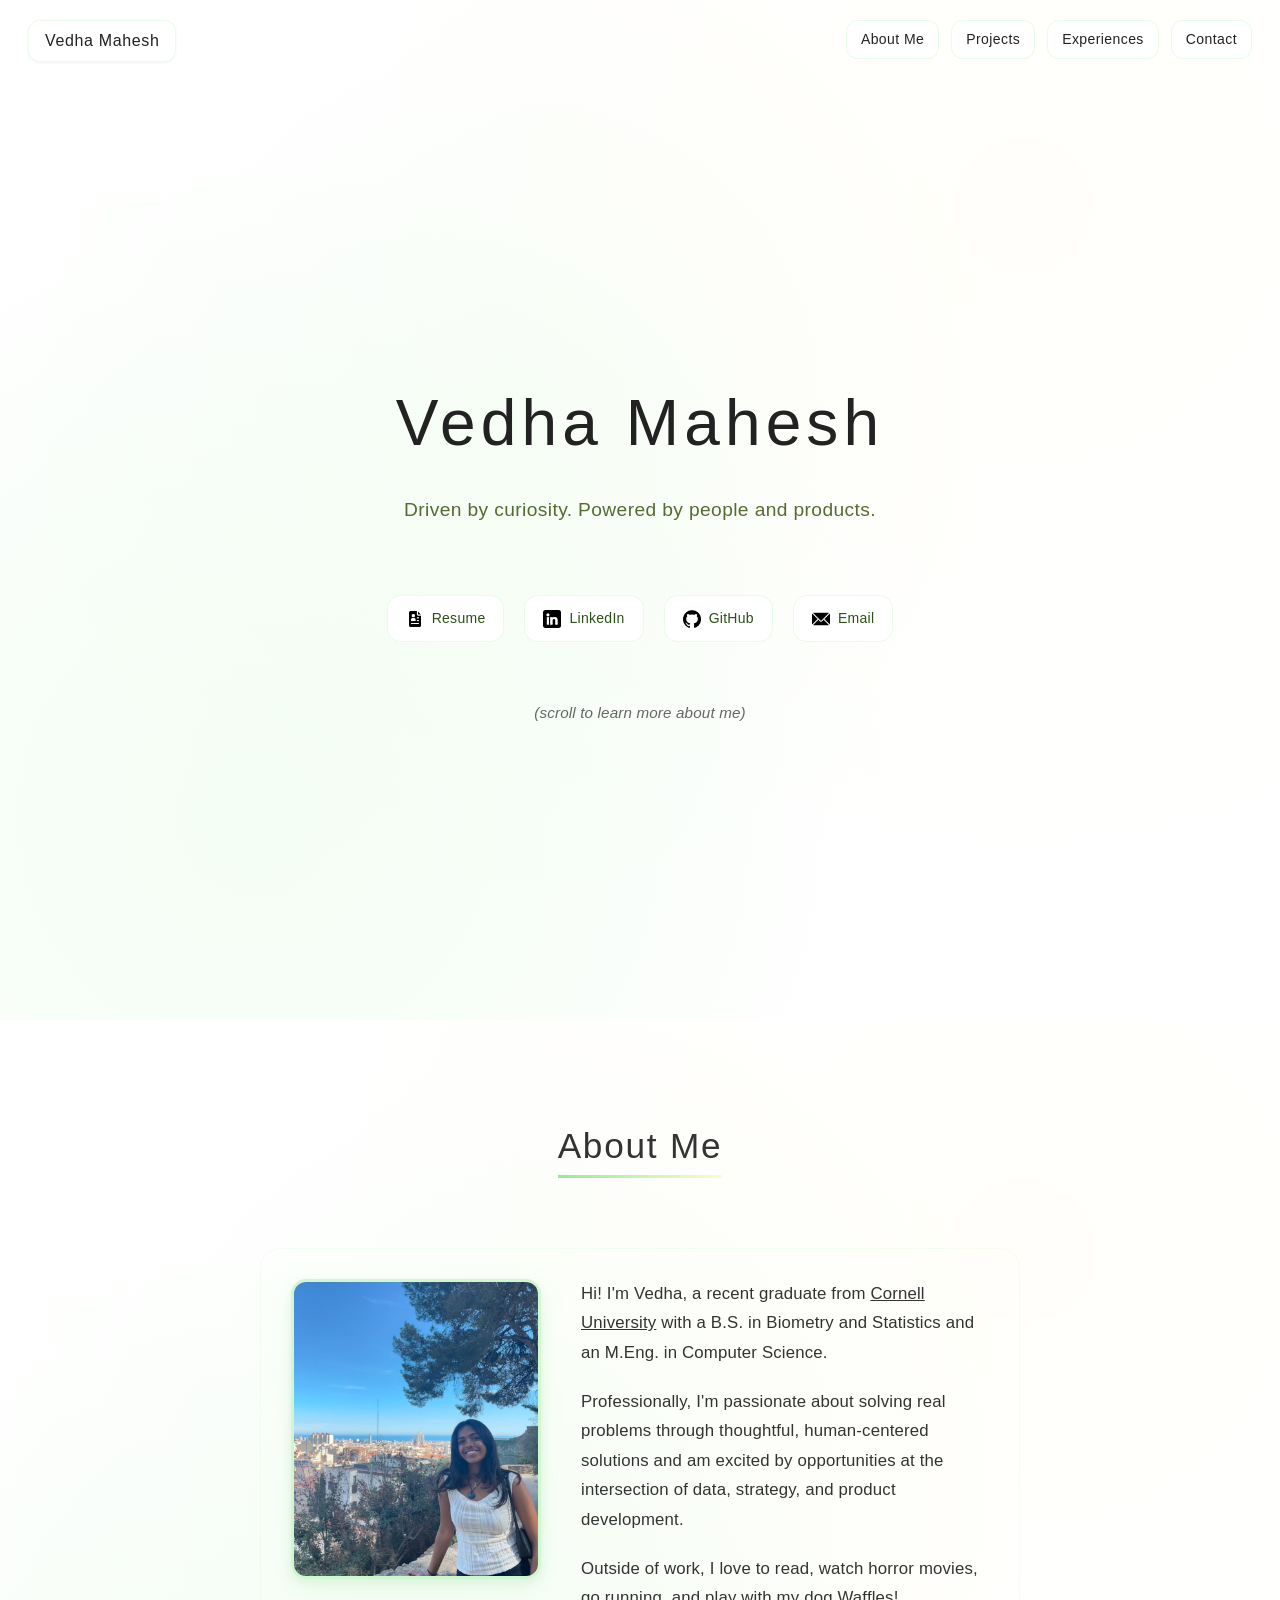
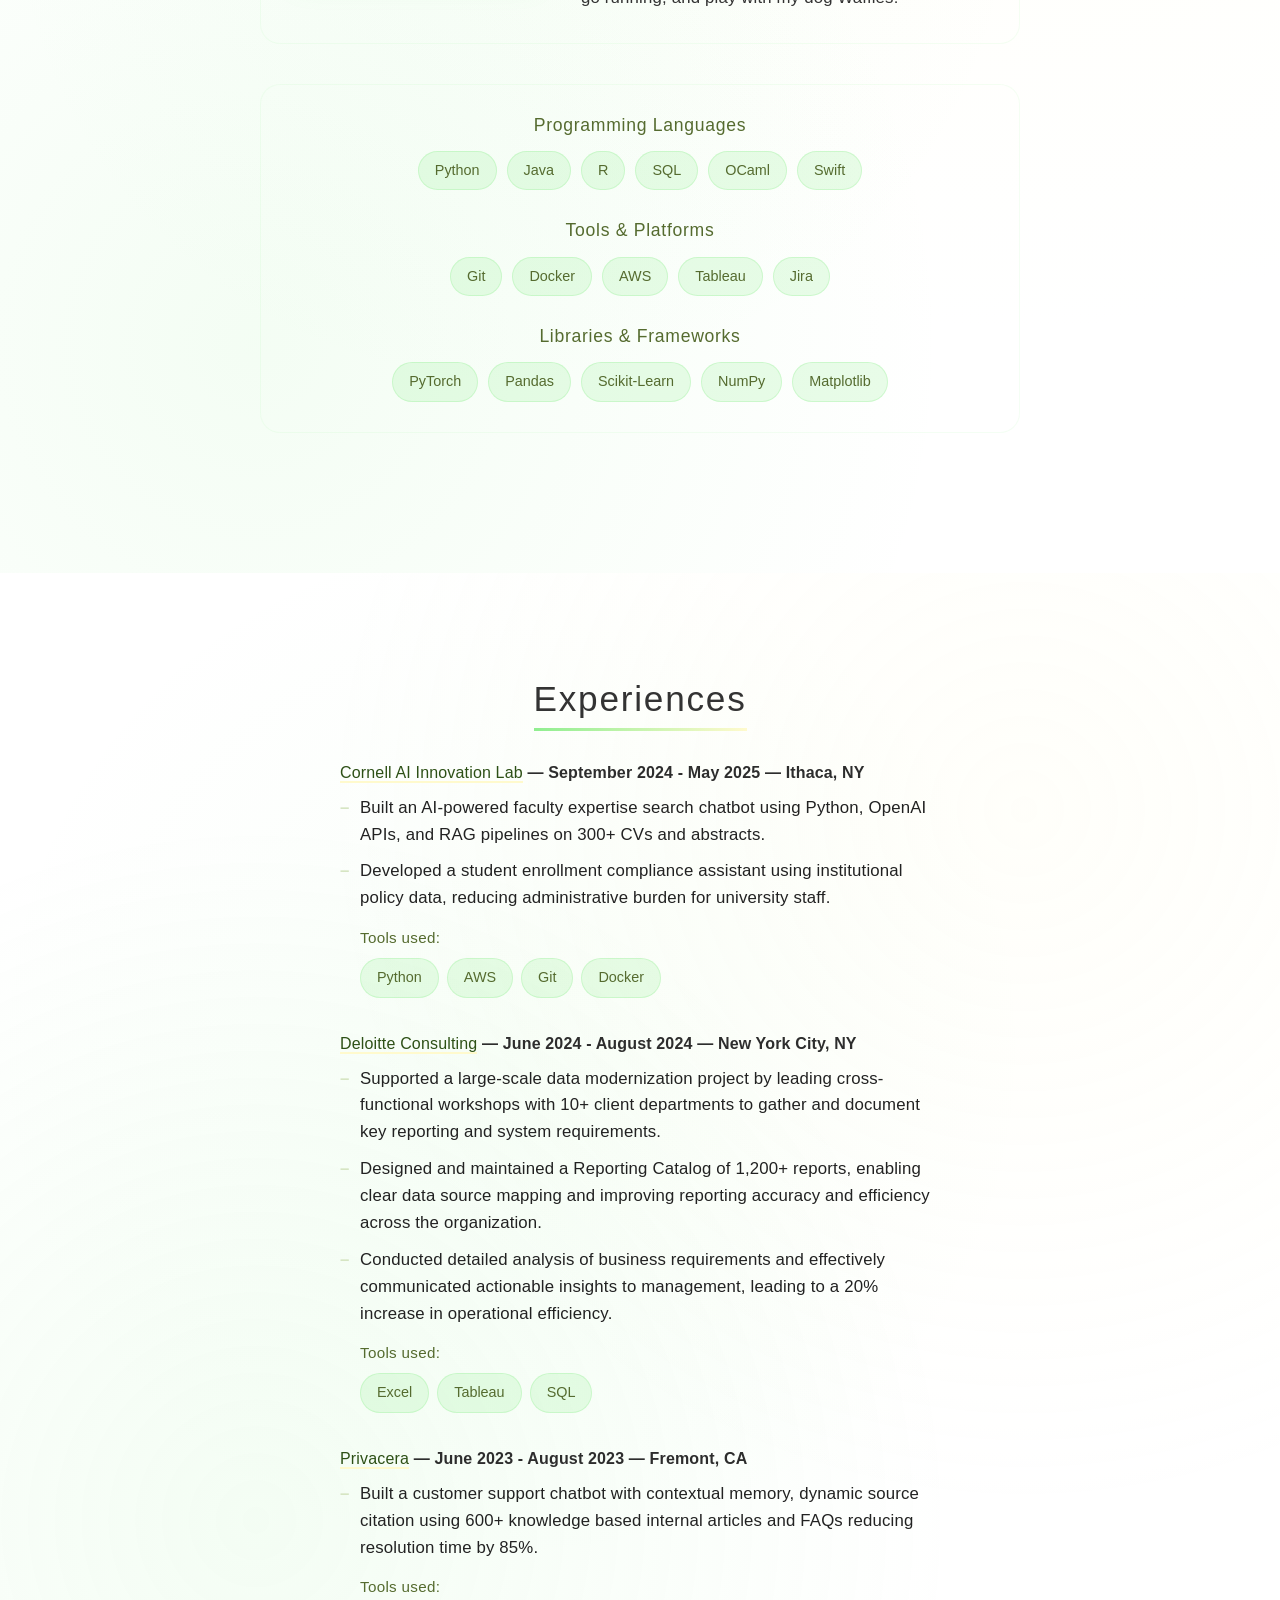
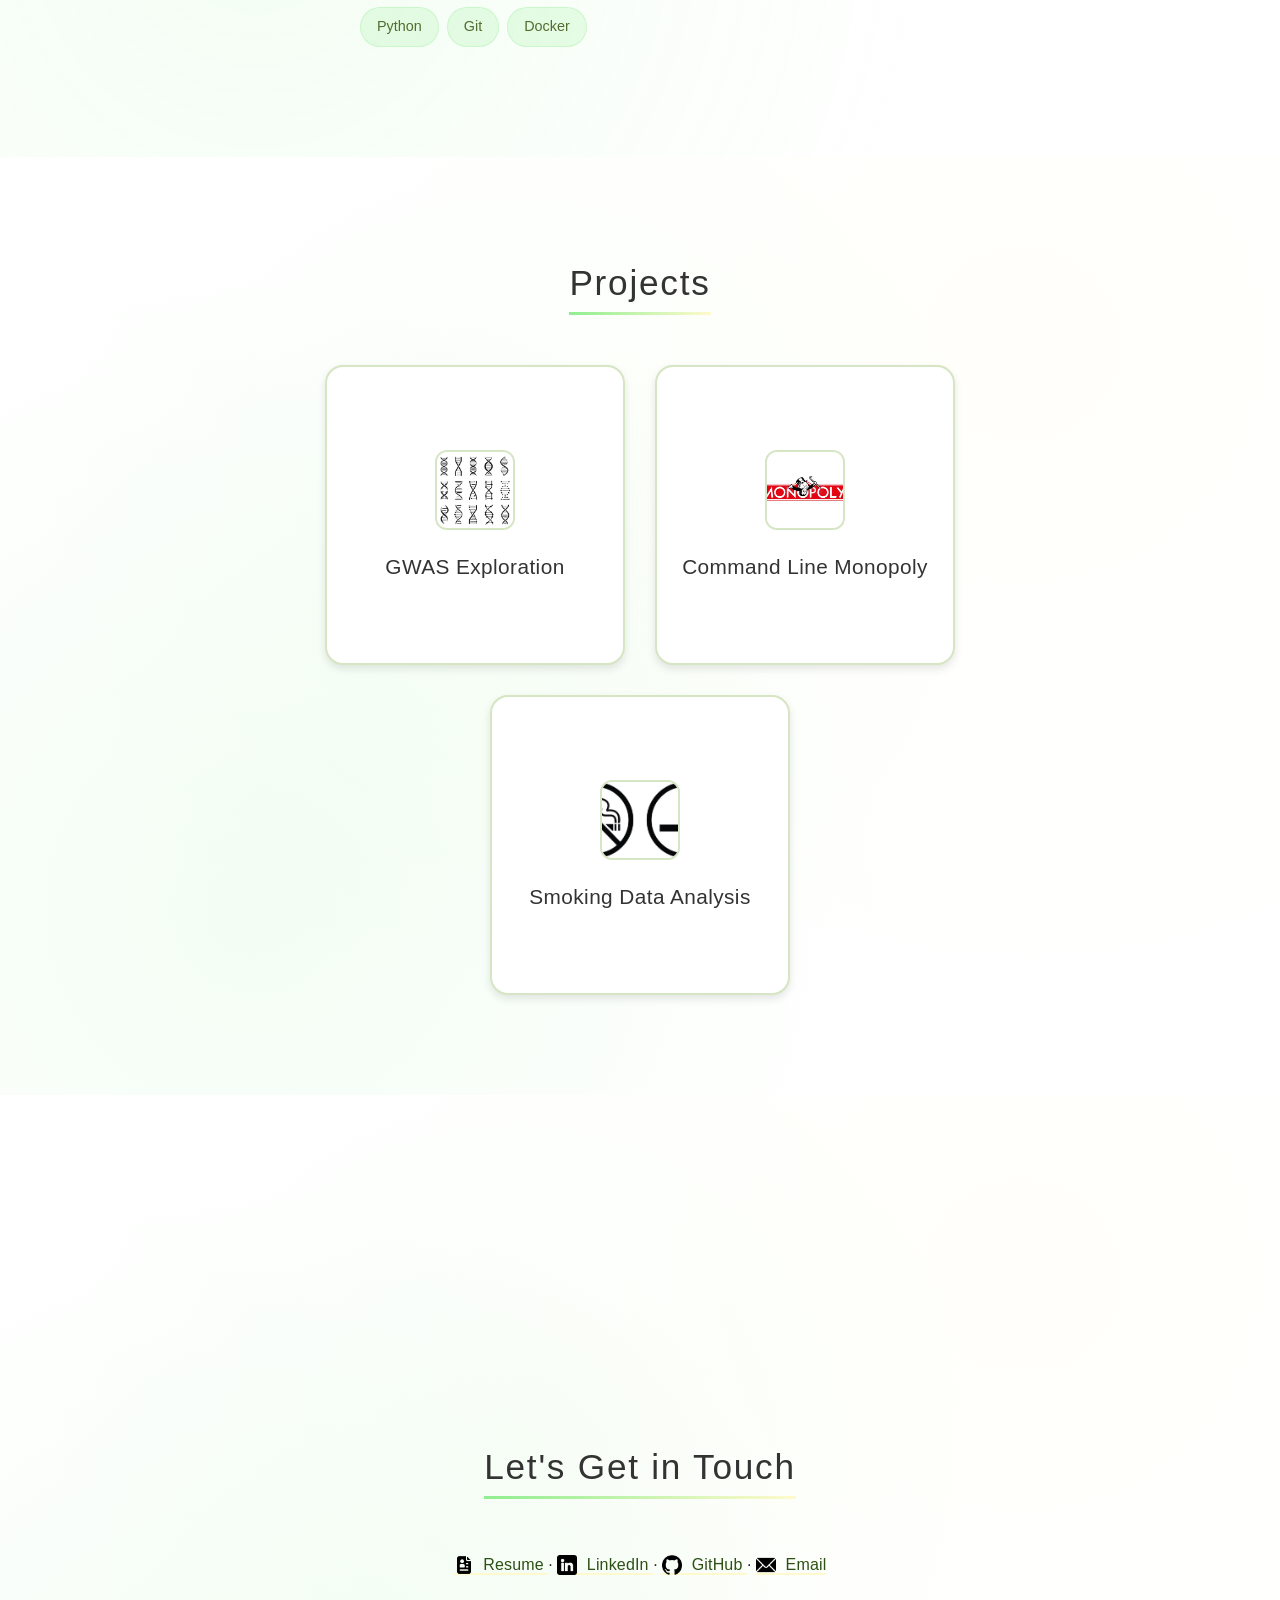
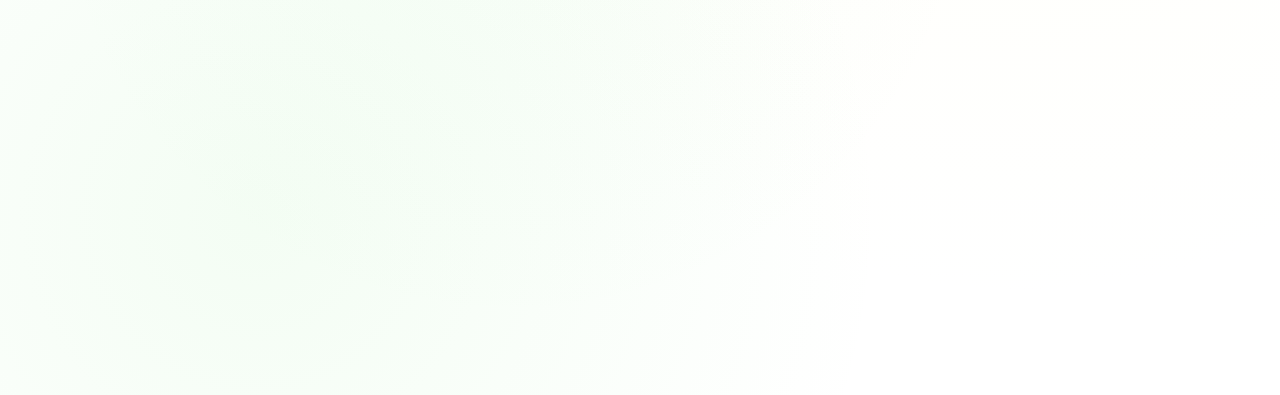
<file: index.html>
<!doctype html>
<html lang="en">

<head>
  <meta charset="utf-8">
  <title>Vedha Mahesh</title>
  <base href="/">
  <meta name="viewport" content="width=device-width, initial-scale=1">
  <link rel="stylesheet" href="https://stackpath.bootstrapcdn.com/bootstrap/5.0.0-alpha1/css/bootstrap.min.css"
    rel="nofollow" integrity="sha384-r4NyP46KrjDleawBgD5tp8Y7UzmLA05oM1iAEQ17CSuDqnUK2+k9luXQOfXJCJ4I"
    crossorigin="anonymous">
  <link rel="stylesheet" href="styles.css" />
  <link rel="icon" type="image/x-icon" href="assets/favicon.png">
  <script src="script.js" defer></script>
</head>

<body>
  <!-- Site Title at Top Left -->
  <div class="site-title">Vedha Mahesh</div>

  <!-- Transparent Sticky Navigation Bar -->
  <div class="navbar" id="navbar">
    <a onclick="scrollToSection('about')" id="nav-home">About Me</a>
    <a onclick="scrollToSection('projects')" id="none-home">Projects</a>
    <a onclick="scrollToSection('experiences')" id="none-home">Experiences</a>
    <a onclick="scrollToSection('contact')" id="none-home">Contact</a>
  </div>

  <!-- Home Section -->
  <section id="home" class="section">
    <div id="first-container">
      <div id="professional-name">
        Vedha Mahesh
      </div>
      <div class="professional-subtitle">
        Driven by curiosity. Powered by people and products.
      </div>
      <div class="contact-links">
        <a href="assets/vm326_resume_meng_april.pdf" target="_blank" rel="noopener noreferrer" class="contact-link">
          <img src="assets/resume.png" alt="Resume" class="contact-icon">
          Resume
        </a>
        <a href="https://www.linkedin.com/in/vedha-m/" target="_blank" rel="noopener noreferrer" class="contact-link">
          <img src="assets/linkedin.png" alt="LinkedIn" class="contact-icon">
          LinkedIn
        </a>
        <a href="https://github.com/vedhamahesh/" target="_blank" rel="noopener noreferrer" class="contact-link">
          <img src="assets/github.png" alt="GitHub" class="contact-icon">
          GitHub
        </a>
        <a href="mailto:vedha.mahesh@gmail.com" class="contact-link">
          <img src="assets/email.png" alt="Email" class="contact-icon">
          Email
        </a>
      </div>
      <div class="scroll-hint">(scroll to learn more about me)</div>
    </div>
  </section>

  <!-- About Me Section  -->
  <section id="about" class="section">
    <div class="content">
      <div class="section-title">About Me</div>

      <!-- About Me Content with Picture on Left, Text on Right -->
      <div class="about-container">
        <div class="about-picture">
          <img src="assets/barcelona.JPG" id="about-headshot" alt="Vedha Mahesh">
        </div>
        <div class="about-content">
          <p>Hi! I'm Vedha, a recent graduate from <u>Cornell University</u> with a B.S. in Biometry and Statistics and
            an
            M.Eng.
            in Computer Science. </p>

          <p>Professionally, I'm passionate about solving real problems through thoughtful, human-centered solutions and
            am excited by opportunities at the intersection of data, strategy, and product
            development.</p>

          <p>Outside of work, I love to read, watch horror movies, go running, and play with my dog Waffles!</p>
        </div>
      </div>

      <!-- Tools & Technologies Section -->
      <div class="tech-section">
        <div class="tech-category">
          <h3 class="category-title">Programming Languages</h3>
          <div class="tech-tags">
            <div class="skill-tag">Python</div>
            <div class="skill-tag">Java</div>
            <div class="skill-tag">R</div>
            <div class="skill-tag">SQL</div>
            <div class="skill-tag">OCaml</div>
            <div class="skill-tag">Swift</div>
          </div>
        </div>

        <div class="tech-category">
          <h3 class="category-title">Tools & Platforms</h3>
          <div class="tech-tags">
            <div class="skill-tag">Git</div>
            <div class="skill-tag">Docker</div>
            <div class="skill-tag">AWS</div>
            <div class="skill-tag">Tableau</div>
            <div class="skill-tag">Jira</div>
          </div>
        </div>

        <div class="tech-category">
          <h3 class="category-title">Libraries & Frameworks</h3>
          <div class="tech-tags">
            <div class="skill-tag">PyTorch</div>
            <div class="skill-tag">Pandas</div>
            <div class="skill-tag">Scikit-Learn</div>
            <div class="skill-tag">NumPy</div>
            <div class="skill-tag">Matplotlib</div>
          </div>
        </div>
      </div>
    </div>
  </section>

  <!-- Experiences Section -->
  <!-- Experiences Section -->
  <section id="experiences" class="section">
    <div class="content">
      <div class="section-title">Experiences</div>
      <ul>
        <span id="experience-title"><b><a href="https://www.trlm.com/" target="_blank" rel="noopener noreferrer">Cornell
              AI Innovation Lab</a> — September 2024 - May 2025 — Ithaca, NY</b></span>
        <li>Built an AI-powered faculty expertise search chatbot using Python, OpenAI APIs, and RAG pipelines on
          300+ CVs and abstracts.</li>
        <li>Developed a student enrollment compliance assistant using institutional policy data, reducing
          administrative burden for university staff.</li>
        <div class="experience-tools">
          <span class="tools-label">Tools used:</span>
          <div class="tools-tags">
            <div class="skill-tag">Python</div>
            <div class="skill-tag">AWS</div>
            <div class="skill-tag">Git</div>
            <div class="skill-tag">Docker</div>
          </div>
        </div>

        <br>
        <span id="experience-title"><b><a href="https://www.fidelity.com/" target="_blank"
              rel="noopener noreferrer">Deloitte Consulting</a> — June 2024 - August 2024 — New York City, NY</b></span>
        <li>Supported a large-scale data modernization project by leading cross-functional workshops with 10+
          client departments to gather and document key reporting and system requirements.</li>
        <li>Designed and maintained a Reporting Catalog of 1,200+ reports, enabling clear data source mapping and
          improving reporting accuracy and efficiency across the organization.</li>
        <li>Conducted detailed analysis of business requirements and effectively communicated actionable insights
          to management, leading to a 20% increase in operational efficiency.</li>
        <div class="experience-tools">
          <span class="tools-label">Tools used:</span>
          <div class="tools-tags">
            <div class="skill-tag">Excel</div>
            <div class="skill-tag">Tableau</div>
            <div class="skill-tag">SQL</div>
          </div>
        </div>


        <br>
        <span id="experience-title"><b><a href="https://cornelldata.science/" target="_blank"
              rel="noopener noreferrer">Privacera</a> — June 2023 - August 2023 — Fremont, CA</b></span>
        <li>Built a customer support chatbot with contextual memory, dynamic source citation using 600+ knowledge
          based internal articles and FAQs reducing resolution time by 85%.</li>
        <div class="experience-tools">
          <span class="tools-label">Tools used:</span>
          <div class="tools-tags">
            <div class="skill-tag">Python</div>
            <div class="skill-tag">Git</div>
            <div class="skill-tag">Docker</div>
          </div>
        </div>
      </ul>
    </div>
  </section>


  <!-- Projects Section -->
  <section id="projects" class="section">
    <div class="content">
      <div class="section-title">Projects</div>
      <div class="projects-container">

        <!-- GWAS Exploration Project -->
        <div class="project-flip-card">
          <div class="project-flip-inner">
            <div class="project-flip-front">
              <img src="assets/dna.jpg" alt="GWAS Exploration" class="project-img">
              <h3>GWAS Exploration</h3>
            </div>
            <div class="project-flip-back">
              <div class="project-description">
                <p>Analyzed genomic variants to uncover trait associations using statistical models and visualizations.
                </p>
                <div class="project-tools">
                  <span class="tools-label">Tools used:</span>
                  <div class="tools-tags">
                    <div class="skill-tag">R</div>
                  </div>
                </div>
                <a href="https://github.com/vedhamahesh/gwas_analysis" target="_blank" rel="noopener noreferrer"
                  class="project-link">View Project →</a>
              </div>
            </div>
          </div>
        </div>

        <!-- Command Line Monopoly -->
        <div class="project-flip-card">
          <div class="project-flip-inner">
            <div class="project-flip-front">
              <img src="assets/monopoly.webp" alt="Command Line Monopoly" class="project-img">
              <h3>Command Line Monopoly</h3>
            </div>
            <div class="project-flip-back">
              <div class="project-description">
                <p>Built a text-based Monopoly game in OCaml, complete with game logic, player turns, and asset
                  tracking.</p>
                <div class="project-tools">
                  <span class="tools-label">Tools used:</span>
                  <div class="tools-tags">
                    <div class="skill-tag">OCaml</div>
                    <div class="skill-tag">Git</div>
                  </div>
                </div>
                <a href="https://github.com/vedhamahesh/CLI-Monopoly/tree/main" target="_blank"
                  rel="noopener noreferrer" class="project-link">View Project →</a>
              </div>
            </div>
          </div>
        </div>

        <!-- Smoking Data Analysis -->
        <div class="project-flip-card">
          <div class="project-flip-inner">
            <div class="project-flip-front">
              <img src="assets/smokin.jpg" alt="Smoking Data Analysis" class="project-img">
              <h3>Smoking Data Analysis</h3>
            </div>
            <div class="project-flip-back">
              <div class="project-description">
                <p>Explored public health data to model the effects of smoking on lung capacity and other risk factors.
                </p>
                <div class="project-tools">
                  <span class="tools-label">Tools used:</span>
                  <div class="tools-tags">
                    <div class="skill-tag">R</div>
                  </div>
                </div>
                <a href="https://github.com/vedhamahesh/smoking-data-analysis" target="_blank" rel="noopener noreferrer"
                  class="project-link">View Project →</a>
              </div>
            </div>
          </div>
        </div>

      </div>
    </div>
  </section>

  <!-- Contact Section -->
  <section id="contact" class="section">
    <div class="content">
      <div class="section-title">Let's Get in Touch</div>
      <br><br>

      <a href="assets/Vedha_Mahesh_resume.pdf" target="_blank" rel="noopener noreferrer">
        <img src="assets/resume.png" alt="Resume" style="height:20px; vertical-align:middle; margin-right:5px;">
        Resume
      </a> ·

      <a href="https://www.linkedin.com/in/vedha-m/" target="_blank" rel="noopener noreferrer">
        <img src="assets/linkedin.png" alt="LinkedIn" style="height:20px; vertical-align:middle; margin-right:5px;">
        LinkedIn
      </a> ·

      <a href="https://github.com/vedhamahesh/" target="_blank" rel="noopener noreferrer">
        <img src="assets/github.png" alt="GitHub" style="height:20px; vertical-align:middle; margin-right:5px;">
        GitHub
      </a> ·

      <a href="mailto:vedha.mahesh@gmail.com" target="_blank" rel="noopener noreferrer">
        <img src="assets/email.png" alt="Email" style="height:20px; vertical-align:middle; margin-right:5px;">
        Email
      </a>

      <br><br>

      <br><br>
    </div>
  </section>
</body>

</html>
</file>
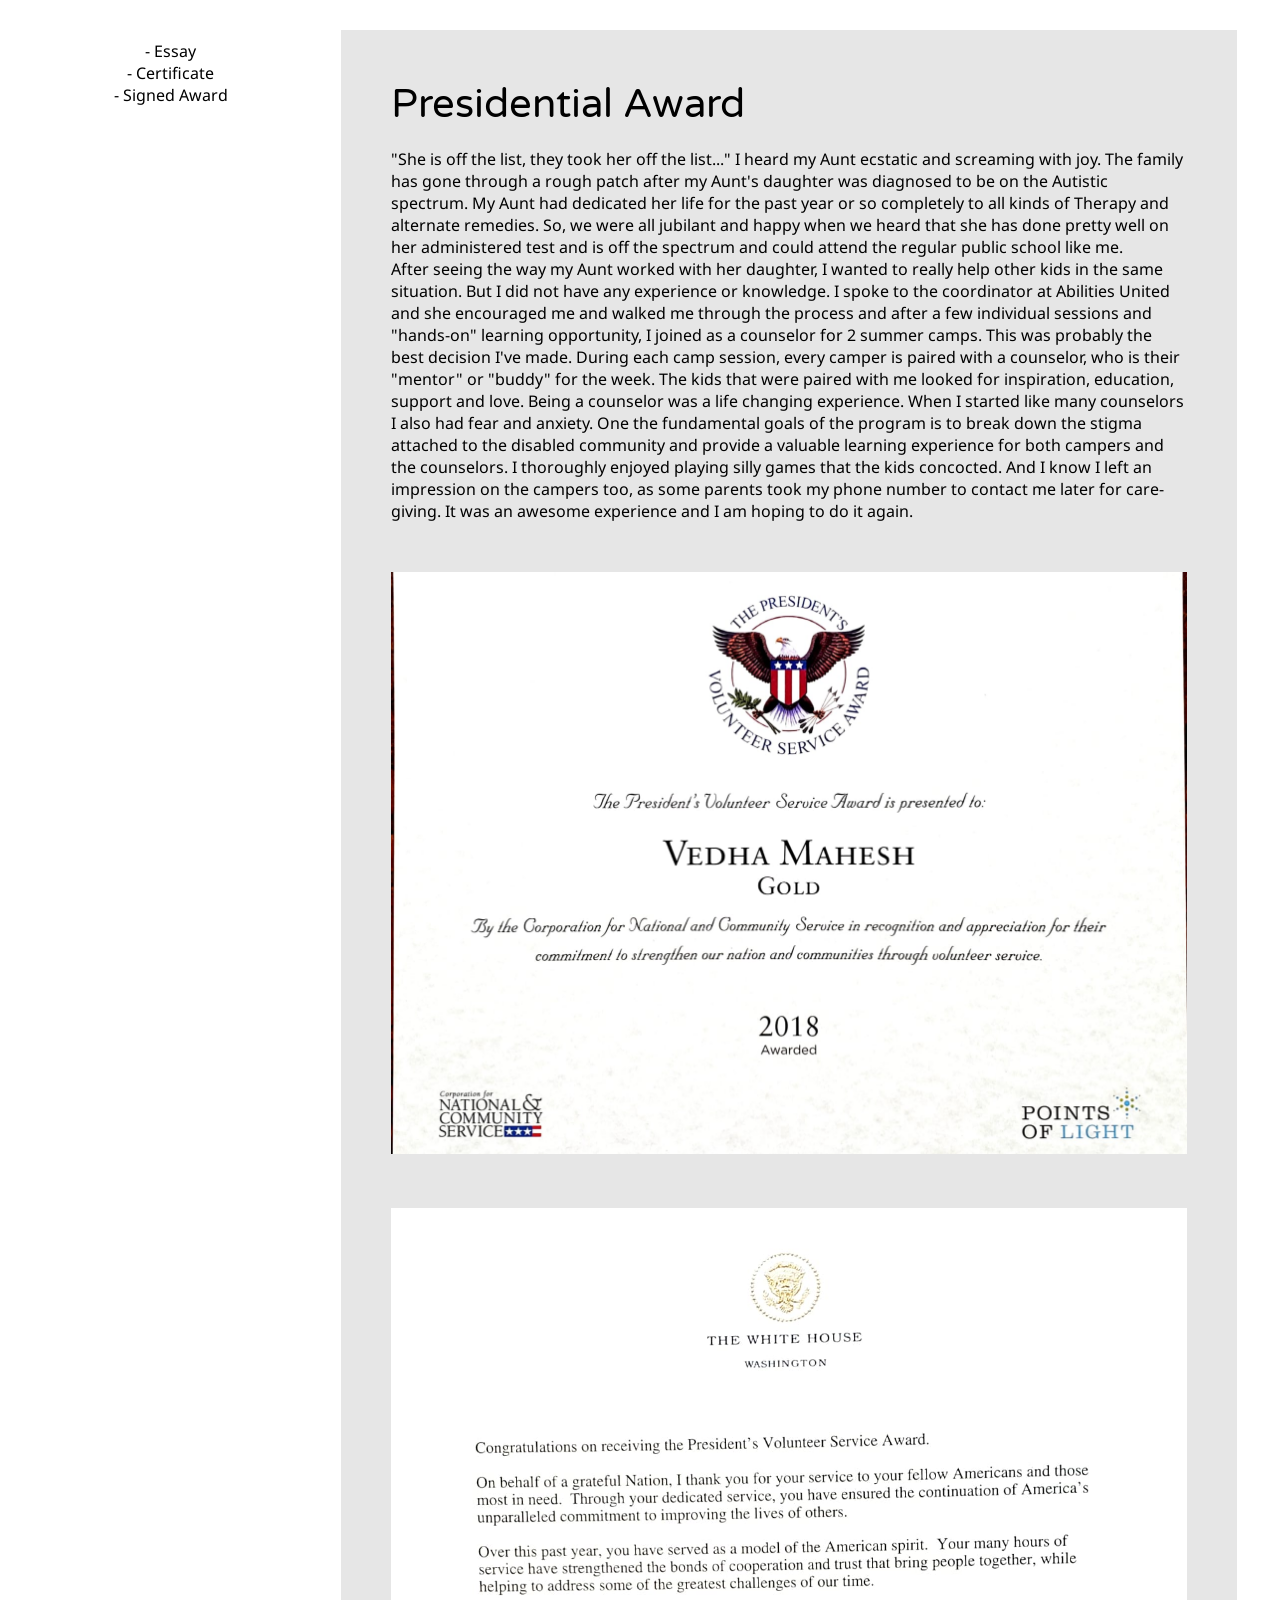
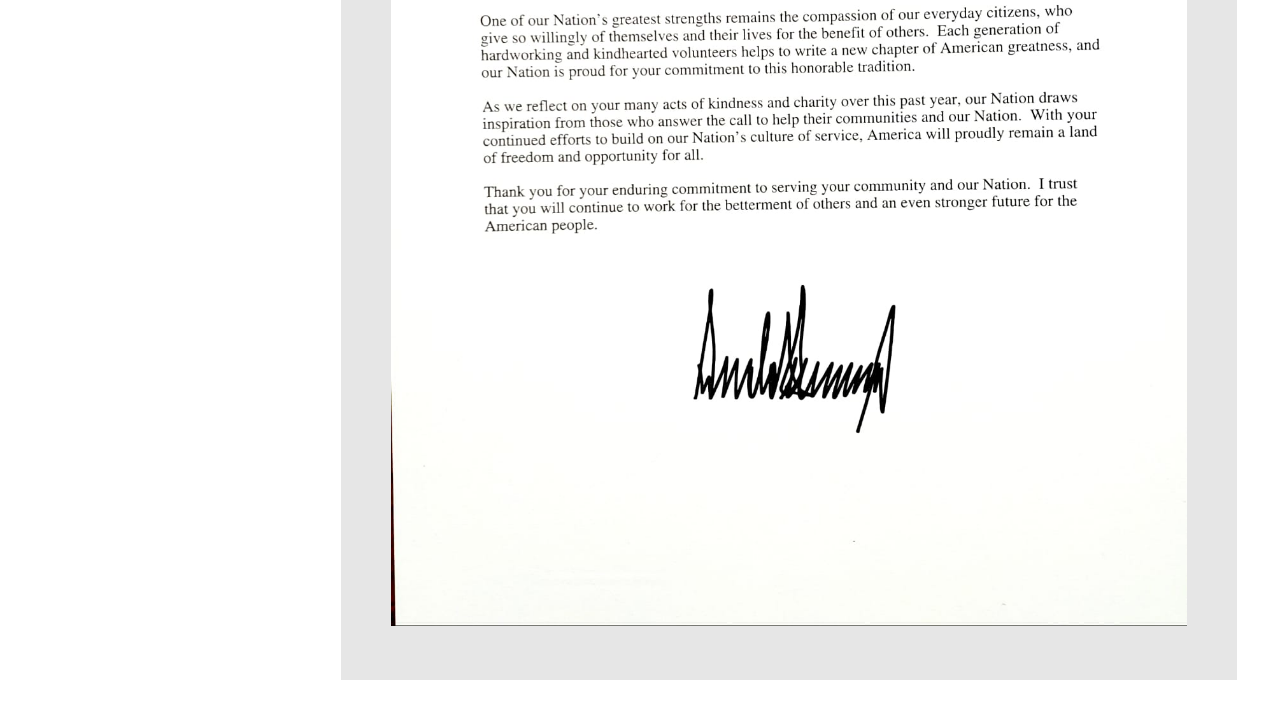
<file: presaward.html>
<!DOCTYPE html>
<html lang="en">

<head>
	<!-- CSS -->
	<link rel="stylesheet" href="/CSS/presaward.css">

	<!-- Meta -->
	<meta charset="UTF-8">
	<link rel="shortcut icon" href="/Images/favicon.svg" type="image/x-icon">
	<title>Presidential Award | Vedha Mahesh</title>
</head>

<body>
	<div id="nav">
		<div class="ref"><a href="#essay">Essay</a></div>
		<div class="ref"><a href="#image1">Certificate</a></div>
		<div class="ref"><a href="#image2">Signed Award</a></div>
	</div>
	<div id="content">
		<div id="title">Presidential Award</div>
		<div id="essay">
			"She is off the list, they took her off the list..." I heard my Aunt ecstatic and screaming with joy. The
			family has gone through a rough patch after my Aunt's daughter was diagnosed to be on the Autistic spectrum. My
			Aunt had dedicated her life for the past year or so completely to all kinds of Therapy and alternate remedies.
			So, we were all jubilant and happy when we heard that she has done pretty well on her administered test and is
			off the spectrum and could attend the regular public school like me.
			<br>
			After seeing the way my Aunt worked with her daughter, I wanted to really help other kids in the same situation.
			But I did not have any experience or knowledge. I spoke to the coordinator at Abilities United and she
			encouraged me and walked me through the process and after a few individual sessions and "hands-on" learning
			opportunity, I joined as a counselor for 2 summer camps. This was probably the best decision I've made. During
			each camp session, every camper is paired with a counselor, who is their "mentor" or "buddy" for the week. The
			kids that were paired with me looked for inspiration, education, support and love. Being a counselor was a life
			changing experience. When I started like many counselors I also had fear and anxiety. One the fundamental goals
			of the program is to break down the stigma attached to the disabled community and provide a valuable learning
			experience for both campers and the counselors. I thoroughly enjoyed playing silly games that the kids
			concocted. And I know I left an impression on the campers too, as some parents took my phone number to contact
			me later for care-giving. It was an awesome experience and I am hoping to do it again.
		</div>
		<img id="image1" src="/Images/presaward1.jpg" alt="Image 1">
		<img id="image2" src="/Images/presaward2.jpg" alt="Image 2">
	</div>
</body>

</html>
</file>
<file: styles.css>
@keyframes floatNote {

  0%,
  100% {
    transform: translateY(0px) rotate(0deg);
    opacity: 0.8;
  }

  50% {
    transform: translateY(-10px) rotate(5deg);
    opacity: 1;
  }
}


.tool-tag {
  background: rgba(144, 238, 144, 0.2);
  color: #556b2f;
  padding: 6px 12px;
  border-radius: 15px;
  font-size: 0.8rem;
  font-weight: 500;
  border: 1px solid rgba(144, 238, 144, 0.3);
  transition: all 0.3s ease;
}

.tool-tag:hover {
  background: rgba(144, 238, 144, 0.3);
  transform: scale(1.05);
}

/* Scroll Hint */
.scroll-hint {
  font-family: 'Raleway', 'Inter', -apple-system, BlinkMacSystemFont, sans-serif;
  font-size: 0.95rem;
  color: #666;
  font-style: italic;
  font-weight: 300;
  margin-top: 25px;
  letter-spacing: 0.01em;
  opacity: 0;
  animation: fadeInScrollHint 1s ease forwards 1.3s;
}

@keyframes fadeInScrollHint {
  to {
    opacity: 1;
  }
}


/* About Text */
.about-text {
  margin: 30px 0;
  background: rgba(255, 255, 255, 0.05);
  padding: 25px;
  border-radius: 15px;
  border: 1px solid rgba(144, 238, 144, 0.1);
}

.about-text ul {
  margin: 0;
  padding-left: 20px;
}

.about-text li {
  margin-bottom: 10px;
  line-height: 1.6;
}

/* New About Me Layout */
.about-container {
  display: flex;
  align-items: flex-start;
  gap: 40px;
  margin: 40px 0;
  background: rgba(255, 255, 255, 0.05);
  padding: 30px;
  border-radius: 20px;
  border: 1px solid rgba(144, 238, 144, 0.1);
}

.about-picture {
  flex-shrink: 0;
  width: 250px;
}

#about-headshot {
  width: 250px;
  height: 300px;
  border-radius: 15px;
  object-fit: cover;
  box-shadow: 0 8px 25px rgba(144, 238, 144, 0.15), 0 4px 12px rgba(0, 0, 0, 0.05);
  border: 3px solid rgba(144, 238, 144, 0.4);
  transition: all 0.3s ease;
}

#about-headshot:hover {
  transform: scale(1.02) rotate(1deg);
  box-shadow: 0 12px 35px rgba(144, 238, 144, 0.25), 0 6px 18px rgba(0, 0, 0, 0.08);
  border-color: rgba(144, 238, 144, 0.6);
}

.about-content {
  flex: 1;
  text-align: left;
}

.about-content p {
  font-family: 'Raleway', 'Inter', -apple-system, BlinkMacSystemFont, sans-serif;
  font-size: 1.05rem;
  line-height: 1.75;
  margin-bottom: 20px;
  color: #333;
  font-weight: 400;
  letter-spacing: 0.01em;
}

.about-content p:last-child {
  margin-bottom: 0;
}

/* Responsive design for about section */
@media (max-width: 768px) {
  .about-container {
    flex-direction: column;
    align-items: center;
    text-align: center;
  }

  .about-picture {
    width: 200px;
  }

  #about-headshot {
    width: 200px;
    height: 240px;
  }

  .about-content {
    text-align: center;
  }

  /* Home section responsive */
  #professional-name {
    font-size: 2.8rem;
    letter-spacing: 0.04em;
  }

  .professional-subtitle {
    font-size: 1rem;
    letter-spacing: 0.01em;
  }

  .contact-links {
    gap: 12px;
  }

  .contact-link {
    padding: 10px 14px;
    font-size: 0.8rem;
  }

  /* Navbar responsive */
  .navbar {
    gap: 8px;
  }

  .navbar a {
    font-size: 0.8rem;
    padding: 6px 10px;
  }

  .site-title {
    font-size: 0.9rem;
    padding: 6px 12px;
    letter-spacing: 0.02em;
  }
}

/* Tech Section */
.tech-section {
  margin: 40px 0;
  background: rgba(255, 255, 255, 0.05);
  padding: 30px;
  border-radius: 20px;
  border: 1px solid rgba(144, 238, 144, 0.1);
}

.tech-category {
  margin-bottom: 30px;
}

.tech-category:last-child {
  margin-bottom: 0;
}

.category-title {
  font-family: 'Raleway', 'Inter', -apple-system, BlinkMacSystemFont, sans-serif;
  font-size: 1.1rem;
  font-weight: 400;
  color: #556b2f;
  margin-bottom: 15px;
  text-align: center;
  letter-spacing: 0.04em;
}

.tech-tags {
  display: flex;
  justify-content: center;
  flex-wrap: wrap;
  gap: 10px;
}

/* Experience Tools */
.experience-tools {
  margin: 15px 0 10px 0;
  padding-left: 20px;
}

.tools-label {
  font-family: 'Raleway', 'Inter', -apple-system, BlinkMacSystemFont, sans-serif;
  font-weight: 400;
  color: #556b2f;
  margin-bottom: 8px;
  display: block;
  font-size: 0.95rem;
  letter-spacing: 0.02em;
}

.tools-tags {
  display: flex;
  flex-wrap: wrap;
  gap: 8px;
  margin-top: 8px;
}

/* Skills Preview (keeping for compatibility) */
.skills-preview {
  display: flex;
  justify-content: center;
  flex-wrap: wrap;
  gap: 10px;
  margin: 30px 0;
}

.skill-tag {
  background: rgba(144, 238, 144, 0.2);
  color: #556b2f;
  padding: 8px 16px;
  border-radius: 20px;
  font-size: 0.9rem;
  font-weight: 500;
  border: 1px solid rgba(144, 238, 144, 0.3);
  transition: all 0.3s ease;
  cursor: default;
}

.skill-tag:hover {
  background: rgba(144, 238, 144, 0.3);
  transform: scale(1.05);
  border-color: rgba(144, 238, 144, 0.5);
}

/* Section Titles */
.section-title {
  font-family: 'Raleway', 'Inter', -apple-system, BlinkMacSystemFont, sans-serif;
  font-size: 2.2rem;
  font-weight: 300;
  margin-bottom: 35px;
  position: relative;
  display: inline-block;
  color: #333333;
  letter-spacing: 0.05em;
}

.section-title::after {
  content: '';
  position: absolute;
  bottom: -5px;
  left: 0;
  width: 0;
  height: 3px;
  background: linear-gradient(90deg, #90ee90, #fffacd);
  animation: expandTitle 1s ease forwards 0.5s;
}

@keyframes expandTitle {
  to {
    width: 100%;
  }
}

.section-subtitle {
  font-size: 1.5rem;
  color: #666;
  margin: 20px 0;
  font-style: italic;
  opacity: 0;
  animation: fadeInSubtitle 1s ease forwards 1s;
}

@keyframes fadeInSubtitle {
  to {
    opacity: 1;
  }
}

/* Welcome Text Animation */
.welcome-text {
  font-size: 2rem;
  margin-bottom: 30px;
  position: relative;
}

.welcome-word {
  display: inline-block;
  position: relative;
  animation: welcomeGlow 2s ease-in-out infinite;
}

@keyframes welcomeGlow {

  0%,
  100% {
    text-shadow: 0 0 5px rgba(144, 238, 144, 0.3);
    transform: scale(1);
  }

  50% {
    text-shadow: 0 0 20px rgba(144, 238, 144, 0.6);
    transform: scale(1.05);
  }
}

html {
  /* Set the height and width if not already set */
  height: 100%;
  width: 100%;
  margin: 0;
  padding: 0;
  /* Remove overflow hidden to allow scrolling */
}

html::before {
  content: '';
  position: fixed;
  /* Changed to fixed for better performance */
  top: 0;
  left: 0;
  width: 200%;
  height: 100%;
  background-image: linear-gradient(90deg, #f0f8f0 0%, #fffacd 50%, #f0f8f0 75%, #fffacd 100%);
  background-size: 200% 100%;
  z-index: -1;
  animation: moveGradient 5s linear infinite;
}

@keyframes moveGradient {
  0% {
    background-position: 0% 50%;
  }

  100% {
    background-position: 100% 50%;
  }
}

/* Interactive background that responds to mouse */
html::after {
  content: '';
  position: fixed;
  top: 0;
  left: 0;
  width: 100%;
  height: 100%;
  background: radial-gradient(circle at var(--mouse-x, 50%) var(--mouse-y, 50%),
      rgba(144, 238, 144, 0.1) 0%,
      transparent 50%);
  pointer-events: none;
  z-index: -1;
  transition: all 0.3s ease;
}

@font-face {
  font-family: 'WorkSans';
  src: url('../assets/worksans.ttf');
}

@import url('https://fonts.googleapis.com/css2?family=Inter:wght@100;200;300;400;500;600;700;800&family=Poppins:wght@100;200;300;400;500;600;700;800&family=Raleway:wght@100;200;300;400;500;600;700;800&display=swap');

body,
html {
  background: #fff;
  font-family: 'Raleway', 'Inter', -apple-system, BlinkMacSystemFont, sans-serif;
  color: #222;
  margin: 0;
  padding: 0;
  font-weight: 400;
}

.site-title {
  position: fixed;
  top: 20px;
  left: 28px;
  font-family: 'Raleway', 'Inter', -apple-system, BlinkMacSystemFont, sans-serif;
  font-weight: 400;
  font-size: 1rem;
  letter-spacing: 0.04em;
  color: #222;
  z-index: 2000;
  background: rgba(255, 255, 255, 0.95);
  backdrop-filter: blur(10px);
  padding: 8px 16px;
  border-radius: 12px;
  border: 1px solid rgba(144, 238, 144, 0.2);
  box-shadow: 0 1px 3px rgba(0, 0, 0, 0.05);
  transition: all 0.3s ease;
}

.site-title:hover {
  background: rgba(255, 255, 255, 1);
  box-shadow: 0 2px 8px rgba(144, 238, 144, 0.1);
}

.navbar {
  position: fixed;
  top: 20px;
  right: 28px;
  z-index: 1000;
  padding: 0;
  display: flex;
  flex-direction: row;
  align-items: center;
  gap: 12px;
  background: transparent;
}

.navbar a {
  color: #222;
  text-decoration: none;
  font-family: 'Raleway', 'Inter', -apple-system, BlinkMacSystemFont, sans-serif;
  font-weight: 400;
  font-size: 0.875rem;
  letter-spacing: 0.03em;
  padding: 8px 14px;
  border-radius: 12px;
  border: 1px solid rgba(144, 238, 144, 0.2);
  background: rgba(255, 255, 255, 0.95);
  backdrop-filter: blur(10px);
  transition: all 0.3s ease;
}

.navbar a:hover {
  background: rgba(248, 251, 231, 0.95);
  color: #2d5016;
  border-color: rgba(144, 238, 144, 0.4);
  box-shadow: 0 2px 8px rgba(144, 238, 144, 0.1);
  transform: translateY(-1px);
}

/* Main content wrapper */
#wrapper {
  padding-top: 80px;
  /* Space for fixed navbar */
  min-height: 100vh;
}

/* Section styling */
.section {
  min-height: 100vh;
  display: flex;
  flex-direction: column;
  justify-content: center;
  align-items: center;
  padding: 60px 20px;
  box-sizing: border-box;
  position: relative;
  overflow: hidden;
}

/* Floating particles effect */
.section::before {
  content: '';
  position: absolute;
  top: 0;
  left: 0;
  width: 100%;
  height: 100%;
  background-image:
    radial-gradient(circle at 20% 80%, rgba(144, 238, 144, 0.1) 0%, transparent 50%),
    radial-gradient(circle at 80% 20%, rgba(255, 250, 205, 0.1) 0%, transparent 50%),
    radial-gradient(circle at 40% 40%, rgba(144, 238, 144, 0.05) 0%, transparent 50%);
  animation: float 20s ease-in-out infinite;
  pointer-events: none;
}

@keyframes float {

  0%,
  100% {
    transform: translateY(0px) rotate(0deg);
  }

  33% {
    transform: translateY(-20px) rotate(1deg);
  }

  66% {
    transform: translateY(10px) rotate(-1deg);
  }
}

#first-container {
  display: flex;
  justify-content: center;
  align-items: center;
  min-height: 100vh;
  padding-top: 80px;
  /* Account for fixed navbar */
  flex-direction: column;
}

#first {
  font-family: inherit;
  color: #222;
  margin-left: 2%;
  margin-top: 8%;
  display: inline-block;
  font-size: 2.2rem;
  letter-spacing: 0.13em;
  white-space: nowrap;
  width: auto;
  border-right: 5px solid;
  overflow: hidden;
  animation:
    typewriter steps(20) 1.7s 1 normal both,
    blinkText 750ms steps(20) infinite;
  position: relative;
  text-transform: uppercase;
  font-weight: 700;
}

/* Professional Home Section Styles */
#professional-name {
  font-family: 'Raleway', 'Inter', -apple-system, BlinkMacSystemFont, sans-serif;
  color: #222;
  font-size: 4rem;
  letter-spacing: 0.08em;
  font-weight: 200;
  margin-bottom: 25px;
  text-align: center;
  position: relative;
}

/* Fade in slide up animation for subtitle and links */
@keyframes fadeInSlideUp {
  0% {
    opacity: 0;
    transform: translateY(40px);
  }

  100% {
    opacity: 1;
    transform: translateY(0);
  }
}

.professional-subtitle {
  font-family: 'Raleway', 'Inter', -apple-system, BlinkMacSystemFont, sans-serif;
  font-size: 1.2rem;
  color: #556b2f;
  font-weight: 300;
  margin-bottom: 35px;
  text-align: center;
  letter-spacing: 0.02em;
  opacity: 0;
  animation: fadeInSlideUp 1s ease-out 0.3s forwards;
}

.contact-links {
  display: flex;
  justify-content: center;
  gap: 20px;
  margin: 35px 0;
  flex-wrap: wrap;
  opacity: 0;
  animation: fadeInSlideUp 1s ease-out 0.8s forwards;
}

.contact-link {
  display: flex;
  align-items: center;
  gap: 8px;
  padding: 12px 18px;
  background: rgba(255, 255, 255, 0.95);
  backdrop-filter: blur(10px);
  border: 1px solid rgba(144, 238, 144, 0.2);
  border-radius: 14px;
  color: #2d5016;
  text-decoration: none;
  font-family: 'Raleway', 'Inter', -apple-system, BlinkMacSystemFont, sans-serif;
  font-weight: 400;
  font-size: 0.875rem;
  letter-spacing: 0.02em;
  transition: all 0.3s ease;
}

.contact-link:hover {
  background: rgba(248, 251, 231, 0.98);
  border-color: rgba(144, 238, 144, 0.4);
  transform: translateY(-2px);
  box-shadow: 0 4px 12px rgba(144, 238, 144, 0.2);
}

.contact-icon {
  height: 18px;
  width: 18px;
  object-fit: contain;
}

@keyframes typewriter {
  from {
    width: 0;
  }

  to {
    width: 100%;
  }
}

@keyframes blinkText {
  from {
    border-right-color: #222;
  }

  to {
    border-right-color: transparent;
  }
}

/* Content sections */
.content {
  display: block;
  max-width: 800px;
  margin: 0 auto;
  padding: 40px 20px;
  text-align: center;
  animation: fadeInContent 1s ease-in;
  position: relative;
  z-index: 1;
}

.content:hover {
  transform: translateY(-5px);
  transition: transform 0.3s ease;
}

@keyframes fadeInContent {
  from {
    opacity: 0;
    transform: translateY(20px);
  }

  to {
    opacity: 1;
    transform: translateY(0);
  }
}

@keyframes fadeInNav {
  0% {
    opacity: 0;
  }

  100% {
    opacity: 1;
  }
}

@keyframes fadeOutNav {
  0% {
    opacity: 1;
  }

  100% {
    opacity: 0;
  }
}

#headshot-img,
#headshot-jpg {
  width: 200px;
  height: 200px;
  border-radius: 50%;
  object-fit: cover;
  display: flex;
  flex-direction: column;
  align-items: center;
  margin: 32px auto 0 auto;
  transition: all 0.3s ease;
  box-shadow: 0 8px 25px rgba(144, 238, 144, 0.15), 0 4px 12px rgba(0, 0, 0, 0.05);
  border: 4px solid rgba(144, 238, 144, 0.4);
  padding: 4px;
  background: #fff;
}

#headshot-img:hover,
#headshot-jpg:hover {
  transform: scale(1.05) rotate(2deg);
  box-shadow: 0 12px 35px rgba(144, 238, 144, 0.25), 0 6px 18px rgba(0, 0, 0, 0.08);
  border-color: rgba(144, 238, 144, 0.6);
}

#end {
  margin: auto;
}

@keyframes fadeIn {
  0% {
    opacity: 0;
  }

  100% {
    opacity: 1;
  }
}

hr {
  width: 70%;
  margin: 40px auto;
  display: block;
  background: linear-gradient(90deg, transparent, #333333, transparent);
  height: 1px;
  border: none;
  position: relative;
}

hr::before {
  content: '';
  position: absolute;
  top: 0;
  left: 50%;
  width: 10px;
  height: 10px;
  background: #90ee90;
  border-radius: 50%;
  transform: translateX(-50%) translateY(-4px);
  animation: pulse 2s infinite;
}

@keyframes pulse {

  0%,
  100% {
    transform: translateX(-50%) translateY(-4px) scale(1);
  }

  50% {
    transform: translateX(-50%) translateY(-4px) scale(1.2);
  }
}

a {
  font-family: 'Raleway', 'Inter', -apple-system, BlinkMacSystemFont, sans-serif;
  color: #2d5016;
  text-decoration: none;
  font-weight: 500;
  border-bottom: 2px solid #fffacd;
  transition: color 0.2s, border-color 0.2s;
  letter-spacing: 0.01em;
}

a:hover {
  color: #222;
  border-color: #d6e5c3;
}

a::after {
  content: '';
  position: absolute;
  bottom: -2px;
  left: 0;
  width: 0;
  height: 1px;
  background: #90ee90;
  transition: width 0.3s ease;
}

a:hover::after {
  width: 100%;
}

ul {
  list-style-type: none;
  color: #222;
  text-align: left;
  max-width: 600px;
  margin: 0 auto 0 auto;
  padding: 0;
}

ul li {
  font-family: 'Raleway', 'Inter', -apple-system, BlinkMacSystemFont, sans-serif;
  position: relative;
  margin: 10px 0;
  padding-left: 20px;
  transition: all 0.3s ease;
  font-size: 1.05rem;
  font-weight: 400;
  letter-spacing: 0.01em;
  line-height: 1.6;
}

ul li:hover {
  transform: translateX(10px);
  color: #556b2f;
}

ul li:before {
  content: '\2013';
  position: absolute;
  margin-left: -20px;
  color: #d6e5c3;
  font-weight: bold;
}

.modal {
  animation-name: fadeIn;
  animation-duration: 0.5s;
  display: none;
  position: fixed;
  z-index: 1;
  left: 0;
  top: 0;
  width: 100%;
  height: 100%;
  overflow: auto;
  background-color: rgb(0, 0, 0);
  background-color: rgba(0, 0, 0, 0.4);
  backdrop-filter: blur(5px);
}

.modal-content {
  background-color: #fefefe;
  margin: 15% auto;
  padding: 20px;
  border: 1px solid #888;
  width: 80%;
  max-width: 800px;
  border-radius: 10px;
  box-shadow: 0 20px 60px rgba(0, 0, 0, 0.2);
  transform: scale(0.9);
  animation: modalOpen 0.3s ease forwards;
}

@keyframes modalOpen {
  to {
    transform: scale(1);
  }
}

.close {
  color: #aaa;
  float: right;
  font-size: 28px;
  font-weight: bold;
  transition: all 0.3s ease;
}

.close:hover,
.close:focus {
  color: #556b2f;
  text-decoration: none;
  cursor: pointer;
  transform: rotate(90deg);
}

#openModal,
#openModal2,
#openModal3,
#openModal4,
#openModal5 {
  cursor: pointer;
  transition: all 0.3s ease;
  position: relative;
}

#openModal:hover,
#openModal2:hover,
#openModal3:hover,
#openModal4:hover,
#openModal5:hover {
  color: #556b2f;
  transform: translateY(-3px);
  text-shadow: 0 5px 15px rgba(144, 238, 144, 0.3);
}

#experience-title {
  font-family: 'Raleway', 'Inter', -apple-system, BlinkMacSystemFont, sans-serif;
  color: rgb(45, 45, 45);
  font-weight: 400;
  letter-spacing: 0.01em;
  transition: all 0.3s ease;
}

#experience-title:hover {
  color: #556b2f;
  transform: translateX(5px);
}


/* Project Flip Cards */

.projects-container {
  display: flex;
  justify-content: center;
  gap: 30px;
  padding-top: 20px;
  flex-wrap: wrap;
  /* ensures responsiveness on smaller screens */
}

.project-flip-card {
  background-color: transparent;
  perspective: 1000px;
  width: 300px;
  height: 300px;
}

.project-flip-inner {
  position: relative;
  width: 100%;
  height: 100%;
  text-align: center;
  transition: transform 0.8s;
  transform-style: preserve-3d;
}

.project-flip-card:hover .project-flip-inner {
  transform: rotateY(180deg);
}

.project-flip-front,
.project-flip-back {
  position: absolute;
  width: 100%;
  height: 100%;
  -webkit-backface-visibility: hidden;
  backface-visibility: hidden;
  border: 2px solid #d6e5c3;
  border-radius: 18px;
  background-color: #fff;
  padding: 20px;
  display: flex;
  flex-direction: column;
  align-items: center;
  justify-content: center;
  box-shadow: 0 4px 8px rgba(0, 0, 0, 0.1);
}

.project-flip-back {
  background: #f8fbe7;
  color: #2d5016;
  transform: rotateY(180deg);
}

.project-flip-front h3 {
  font-family: 'Raleway', 'Inter', -apple-system, BlinkMacSystemFont, sans-serif;
  margin-top: 15px;
  margin-bottom: 0;
  font-size: 1.3rem;
  font-weight: 400;
  color: #333;
  letter-spacing: 0.02em;
}

.project-img {
  width: 80px;
  height: 80px;
  object-fit: cover;
  border-radius: 12px;
  margin-bottom: 10px;
  border: 2px solid #d6e5c3;
}

.project-description {
  height: 100%;
  display: flex;
  flex-direction: column;
  justify-content: center;
  align-items: center;
  text-align: center;
}

.project-description p {
  font-family: 'Raleway', 'Inter', -apple-system, BlinkMacSystemFont, sans-serif;
  font-size: 1rem;
  line-height: 1.6;
  margin-bottom: 20px;
  color: #2d5016;
  font-weight: 400;
  letter-spacing: 0.01em;
}

.project-link {
  font-family: 'Raleway', 'Inter', -apple-system, BlinkMacSystemFont, sans-serif;
  color: #556b2f;
  text-decoration: none;
  font-weight: 400;
  padding: 10px 20px;
  border: 2px solid #556b2f;
  border-radius: 25px;
  transition: all 0.3s ease;
  display: inline-block;
  letter-spacing: 0.02em;
}

.project-link:hover {
  background: #556b2f;
  color: white;
  transform: scale(1.05);
}

/* Project Tools */
.project-tools {
  margin: 15px 0 20px 0;
  text-align: center;
}

.project-tools .tools-label {
  font-family: 'Raleway', 'Inter', -apple-system, BlinkMacSystemFont, sans-serif;
  font-weight: 400;
  color: #556b2f;
  margin-bottom: 8px;
  display: block;
  font-size: 0.85rem;
  letter-spacing: 0.02em;
}

.project-tools .tools-tags {
  display: flex;
  justify-content: center;
  flex-wrap: wrap;
  gap: 6px;
  margin-top: 8px;
}

.project-tools .skill-tag {
  font-size: 0.75rem;
  padding: 4px 10px;
}

#barcelona-jpg {
  border-radius: 12px;
  box-shadow: 0 4px 10px rgba(0, 0, 0, 0.1);
  /* soft shadow */
  border: 1.5px solid #ddd;
  /* optional soft border */
}
</file>
<file: CSS/presaward.css>
@import url("https://fonts.googleapis.com/css2?family=Varela+Round&display=swap");
/* font-family: 'Varela Round', sans-serif; */
@import url("https://fonts.googleapis.com/css2?family=Noto+Sans&display=swap");
/* font-family: 'Noto Sans', sans-serif; */

* {
  padding: 0;
  margin: 0;
  box-sizing: border-box;
}

body {
  padding: 30px 0;
  display: flex;
  justify-content: space-evenly;
}

#title {
  font-size: 30pt;
  font-family: "Varela Round", sans-serif;
  margin-bottom: 20px;
}

#content {
  width: 70%;
  padding: 50px;
  background: rgb(230, 230, 230);
}

#nav {
  width: 20%;
  padding: 10px;
  font-family: 'Noto Sans', sans-serif;
  display: flex;
  flex-direction: column;
  align-items: center;
}

.ref::before {
  content: "- ";
}
.ref > a {
  text-decoration: none;
  color: black;
}
.ref > a:hover {
  text-decoration: underline;
}

#essay {
  font-family: "Noto Sans", sans-serif;
}

#image1 {
  margin-top: 50px;
  width: 100%;
}

#image2 {
  margin-top: 50px;
  width: 100%;
}
</file>
